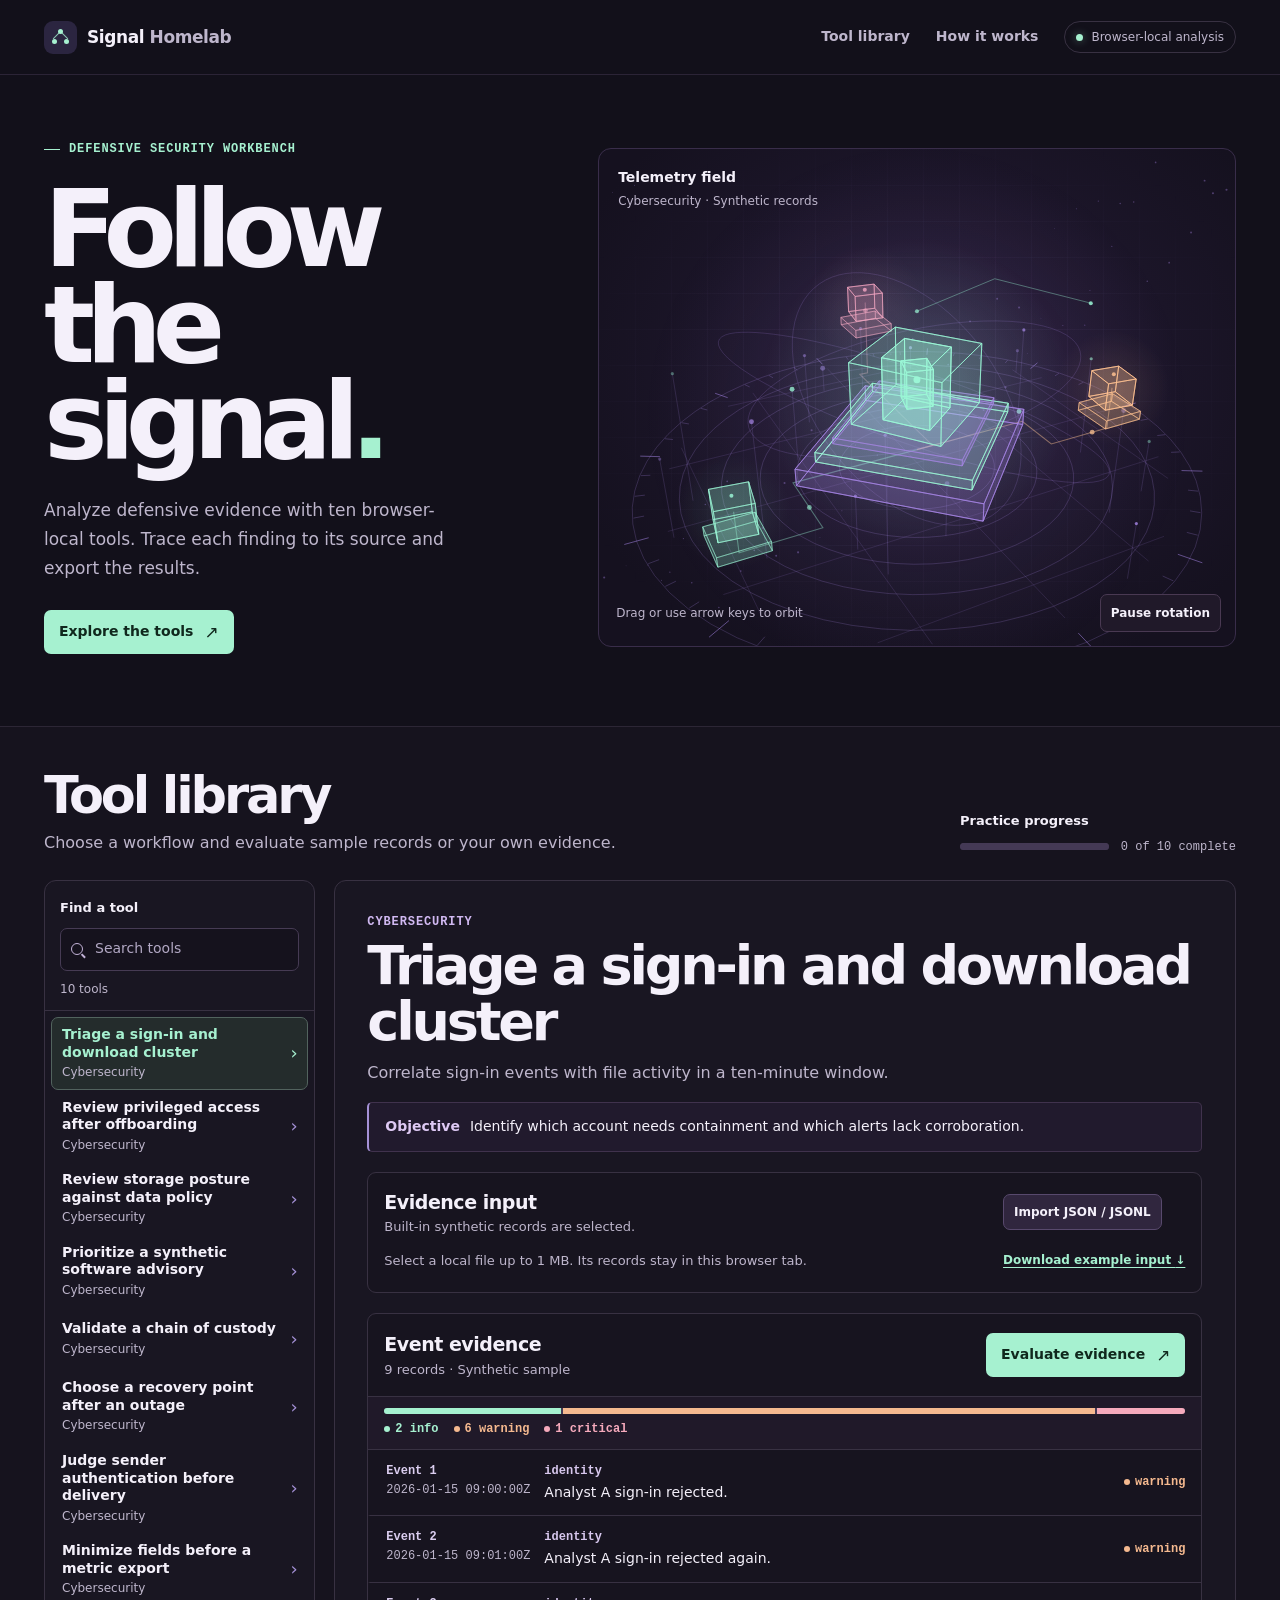
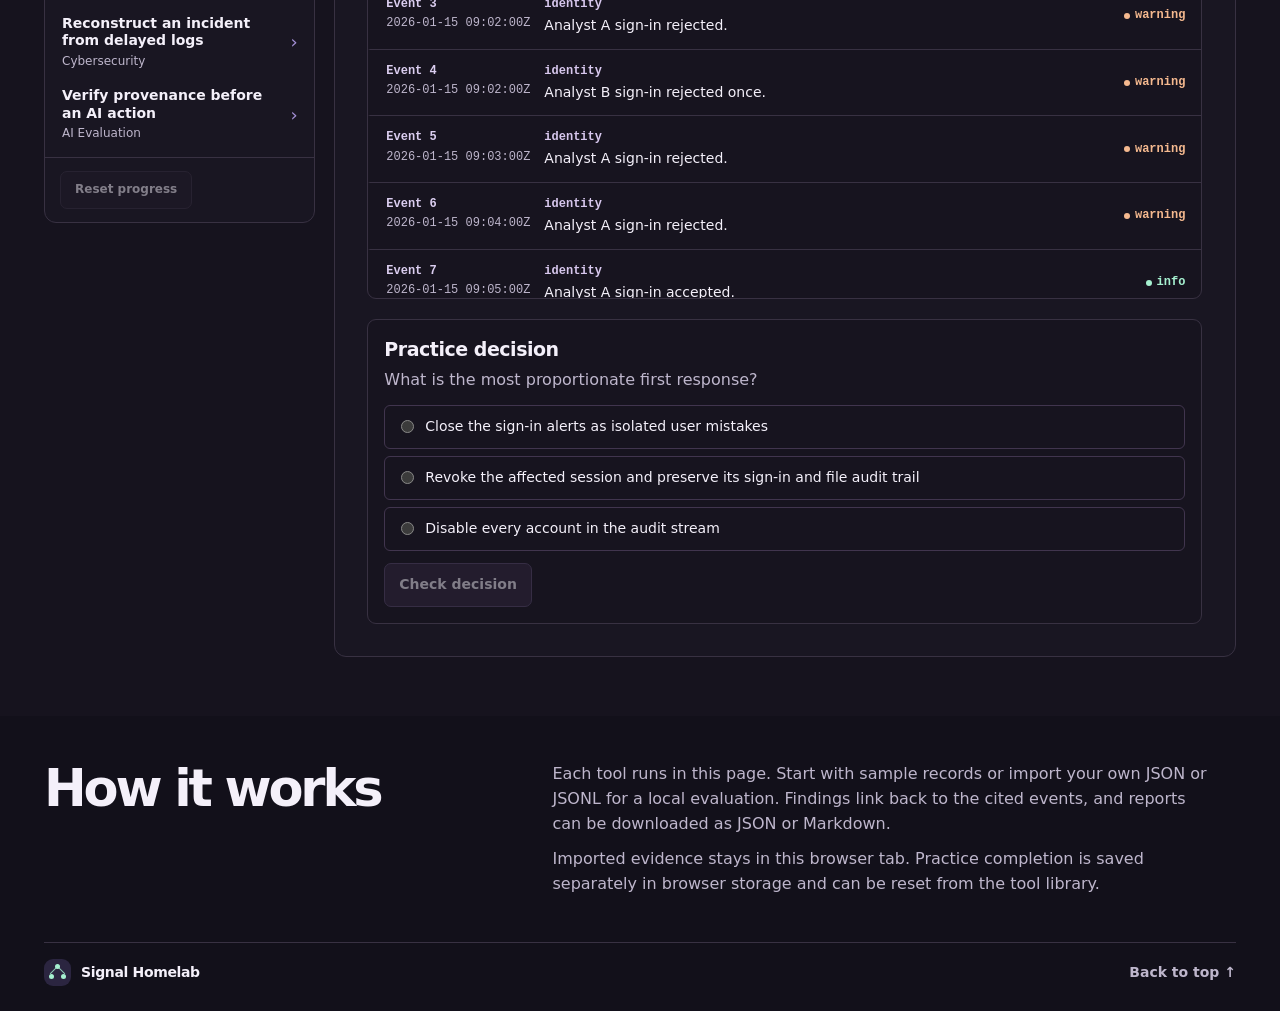
<file: docs/index.html>
<!doctype html>
<html lang="en">
  <head>
    <meta charset="utf-8">
    <meta name="viewport" content="width=device-width, initial-scale=1">
    <meta name="theme-color" content="#12101a">
    <meta name="description" content="Run local defensive security analyses across ten workflows using your own event records or the bundled synthetic fixtures.">
    <title>Signal Homelab — Defensive security workbench</title>
    <link rel="stylesheet" href="./styles.css">
    <script type="module" src="./app.mjs"></script>
  </head>
  <body id="top">
    <a class="skip-link" href="#labs">Skip to the tool library</a>
    <header class="masthead">
      <div class="masthead-inner">
        <a class="brand" href="#top">
          <span class="brand-mark" aria-hidden="true"><i></i><i></i><i></i></span>
          <span>Signal<span class="brand-secondary"> Homelab</span></span>
        </a>
        <nav aria-label="Main navigation">
          <a href="#labs">Tool library</a>
          <a href="#method">How it works</a>
        </nav>
        <span class="environment"><i aria-hidden="true"></i> Browser-local analysis</span>
      </div>
    </header>

    <main>
      <section class="hero content-width" aria-labelledby="page-title">
        <div class="hero-copy">
          <p class="label hero-label"><span aria-hidden="true"></span> Defensive security workbench</p>
          <h1 id="page-title">Follow the <br>signal<span>.</span></h1>
          <p class="hero-description">Analyze defensive evidence with ten browser-local tools. Trace each finding to its source and export the results.</p>
          <a class="button button-primary hero-link" href="#labs">Explore the tools <span aria-hidden="true">↗</span></a>
        </div>
        <figure class="signal-field">
          <figcaption>
            <span class="field-title">Telemetry field</span>
            <span id="scene-caption" class="field-caption">Synthetic event constellation</span>
          </figcaption>
          <canvas id="signal-canvas" aria-label="Interactive 3D telemetry field" aria-describedby="scene-help" role="img" tabindex="0"></canvas>
          <div class="field-controls">
            <span id="scene-help">Drag or use arrow keys to orbit</span>
            <button class="button button-quiet field-button" id="motion-toggle" type="button" aria-pressed="false">Pause rotation</button>
          </div>
        </figure>
      </section>

      <section id="labs" class="workspace-section" aria-labelledby="library-title">
        <div class="content-width">
          <header class="section-heading">
            <div>
              <h2 id="library-title">Tool library</h2>
              <p>Choose a workflow and evaluate sample records or your own evidence.</p>
            </div>
            <div class="progress-summary">
              <label for="lab-progress" id="progress-label">Practice progress</label>
              <div class="progress-track">
                <progress id="lab-progress" value="0" max="10"></progress>
                <span id="progress-text">0 of 10 complete</span>
              </div>
            </div>
          </header>
          <div class="workbench">
            <aside class="lab-index" aria-label="Choose a tool">
              <div class="lab-index-top">
                <label class="search-label" for="lab-search">Find a tool</label>
                <div class="search-frame">
                  <span class="search-icon" aria-hidden="true"></span>
                  <input id="lab-search" type="search" placeholder="Search tools" autocomplete="off">
                </div>
                <p class="search-summary" id="lab-count" aria-live="polite"></p>
              </div>
              <ul id="lab-list" class="lab-list"></ul>
              <div class="lab-index-bottom">
                <button class="button button-quiet reset-button" id="reset-progress" type="button" disabled>Reset progress</button>
              </div>
            </aside>

            <article id="lab-workspace" class="lab-workspace" aria-labelledby="lab-title">
              <header class="lab-header" id="lab-header">
                <p id="lab-category" class="label lab-category"></p>
                <h3 id="lab-title" tabindex="-1">Choose a tool</h3>
                <p id="lab-summary" class="lab-summary"></p>
                <div class="objective">
                  <span>Objective</span>
                  <p id="lab-objective"></p>
                </div>
              </header>

              <section class="dataset panel" aria-labelledby="dataset-title">
                <div class="dataset-copy">
                  <h4 id="dataset-title">Evidence input</h4>
                  <p class="muted" id="dataset-summary" role="status">Built-in synthetic records are selected.</p>
                </div>
                <div class="dataset-controls">
                  <button class="button button-secondary" id="import-trigger" type="button" aria-describedby="input-help">Import JSON / JSONL</button>
                  <input id="dataset-input" type="file" accept=".json,.jsonl,.ndjson,application/json,application/x-ndjson" hidden>
                  <button class="button button-quiet" id="sample-reset" type="button" hidden>Use sample data</button>
                </div>
                <p id="input-help" class="muted dataset-help">Select a local file up to 1 MB. Its records stay in this browser tab.</p>
                <button class="text-button" id="download-sample" type="button">Download example input <span aria-hidden="true">↓</span></button>
                <p id="input-error" class="input-error" role="alert" hidden></p>
              </section>

              <section class="evidence panel" aria-labelledby="evidence-title">
                <div class="panel-header">
                  <div>
                    <h4 id="evidence-title">Event evidence</h4>
                    <p id="event-summary" class="muted"></p>
                  </div>
                  <button class="button button-primary evaluate-button" id="evaluate" type="button" aria-controls="evaluation">
                    Evaluate evidence <span aria-hidden="true">↗</span>
                  </button>
                </div>
                <div id="severity-chart" class="severity-chart"></div>
                <ol id="events" class="event-list" aria-label="Event records"></ol>
              </section>

              <section id="evaluation" class="panel results" aria-labelledby="results-title" hidden>
                <div class="panel-header">
                  <div>
                    <h4 id="results-title" tabindex="-1">Evaluation</h4>
                    <p class="muted">Findings cite the events that support them.</p>
                  </div>
                  <div class="report-controls" aria-label="Report exports">
                    <button class="button button-quiet" id="export-json" type="button">Download JSON</button>
                    <button class="button button-quiet" id="export-markdown" type="button">Download Markdown</button>
                  </div>
                </div>
                <dl id="metrics" class="metrics"></dl>
                <ul id="findings" class="findings"></ul>
              </section>

              <form id="decision-form" class="panel decision">
                <fieldset>
                  <legend>Practice decision</legend>
                  <p id="decision-prompt"></p>
                  <div id="choices" class="choices"></div>
                  <button class="button button-secondary" id="check-decision" type="submit" disabled>Check decision</button>
                </fieldset>
                <p id="decision-feedback" class="feedback" role="status" hidden></p>
              </form>
              <p id="workspace-status" class="sr-only" aria-live="polite"></p>
            </article>
          </div>
          <noscript><p class="noscript">JavaScript is needed to run the workbench. The <a href="./labs.mjs">synthetic fixtures</a> are available as source.</p></noscript>
        </div>
      </section>

      <section class="method content-width" id="method" aria-labelledby="method-title">
        <h2 id="method-title">How it works</h2>
        <div class="method-copy">
          <p>Each tool runs in this page. Start with sample records or import your own JSON or JSONL for a local evaluation. Findings link back to the cited events, and reports can be downloaded as JSON or Markdown.</p>
          <p>Imported evidence stays in this browser tab. Practice completion is saved separately in browser storage and can be reset from the tool library.</p>
        </div>
      </section>
    </main>

    <footer class="footer content-width">
      <a class="brand" href="#top">
        <span class="brand-mark" aria-hidden="true"><i></i><i></i><i></i></span>
        <span>Signal Homelab</span>
      </a>
      <a href="#top">Back to top <span aria-hidden="true">↑</span></a>
    </footer>
  </body>
</html>
</file>
<file: docs/styles.css>
:root {
  color-scheme: dark;
  --ink: #12101a;
  --surface: #191622;
  --surface-raised: #211c2c;
  --line: #383142;
  --text: #f4f0fa;
  --muted: #beb6cc;
  --mint: #a6f1d0;
  --violet: #a591d7;
  --peach: #f5b98f;
  --rose: #f6aabc;
  --mono: "SFMono-Regular", Consolas, "Liberation Mono", monospace;
  --sans: "Avenir Next", "Inter", system-ui, sans-serif;
}

*, *::before, *::after { box-sizing: border-box; }
html { scroll-behavior: smooth; }
body { margin: 0; color: var(--text); background: var(--ink); font: 16px/1.55 var(--sans); }
button, input { font: inherit; }
button { cursor: pointer; }
button:disabled { cursor: default; opacity: .48; }
a { color: inherit; text-decoration: none; }
figure, p, h1, h2, h3, h4, h5, dl, dd { margin: 0; }
ul, ol { margin: 0; padding: 0; list-style: none; }
[hidden] { display: none !important; }
:focus-visible { outline: 2px solid var(--mint); outline-offset: 4px; }
::selection { background: var(--mint); color: var(--ink); }

.content-width { width: min(100% - 88px, 1352px); margin-inline: auto; }
.masthead { border-bottom: 1px solid #2b2436; }
.masthead-inner {
  width: min(100% - 88px, 1352px);
  min-height: 74px;
  margin-inline: auto;
  display: flex;
  gap: 26px;
  align-items: center;
}
.brand { display: inline-flex; align-items: center; gap: 10px; flex: none; font-size: 17px; font-weight: 750; letter-spacing: -.025em; }
.brand-secondary { color: var(--muted); font-weight: 550; }
.brand-mark { position: relative; display: grid; place-items: center; width: 33px; height: 33px; border-radius: 9px; background: #2b2540; color: var(--mint); flex: none; }
.brand-mark i { position: absolute; display: block; width: 5px; height: 5px; border-radius: 50%; background: currentColor; }
.brand-mark i:nth-child(1) { transform: translate(-6px, 4px); }
.brand-mark i:nth-child(2) { transform: translate(0, -6px); }
.brand-mark i:nth-child(3) { transform: translate(6px, 4px); }
.brand-mark::before { content: ""; position: absolute; width: 11px; height: 11px; border: solid currentColor; border-width: 1px 0 0 1px; transform: translateY(1px) rotate(45deg); opacity: .8; }
.masthead nav { margin-left: auto; display: flex; align-items: center; gap: 26px; }
.masthead nav a, .footer > a:last-child { color: var(--muted); font-size: 14px; font-weight: 600; }
.masthead nav a:hover, .footer > a:last-child:hover { color: var(--mint); }
.environment { display: inline-flex; align-items: center; flex: none; gap: 8px; padding: 6px 11px; border: 1px solid var(--line); border-radius: 999px; font-size: 12px; color: var(--muted); white-space: nowrap; }
.environment i { width: 7px; height: 7px; border-radius: 50%; background: var(--mint); box-shadow: 0 0 8px #a6f1d065; }
.skip-link { position: fixed; top: 8px; left: 10px; z-index: 5; transform: translateY(-200%); background: var(--mint); color: var(--ink); padding: 9px 14px; border-radius: 6px; }
.skip-link:focus { transform: none; }

.hero { min-height: 570px; padding-block: 49px 55px; display: grid; grid-template-columns: minmax(0, .86fr) minmax(0, 1.14fr); align-items: center; gap: clamp(34px, 5.7vw, 90px); }
.hero-copy { padding-block: 17px; }
.label { display: flex; align-items: center; gap: 9px; color: var(--mint); font: 600 12px/1.4 var(--mono); letter-spacing: .075em; text-transform: uppercase; }
.hero-label span { display: inline-block; width: 16px; height: 1px; background: var(--mint); }
.hero h1 { margin-top: 23px; font-size: clamp(70px, 8.35vw, 124px); font-weight: 720; letter-spacing: -.086em; line-height: .9; }
.hero h1 span { color: var(--mint); }
.hero-description { max-width: 38ch; margin-top: 27px; font-size: 17px; line-height: 1.7; color: var(--muted); }
.hero-link { margin-top: 27px; }
.button { display: inline-flex; justify-content: center; align-items: center; gap: 11px; min-height: 44px; padding: 8px 14px; border: 1px solid transparent; border-radius: 7px; font-size: 14px; font-weight: 740; line-height: 1.25; }
.button-primary { background: var(--mint); color: #10281d; }
.button-primary:hover { background: #c3f9e1; }
.button-secondary { background: #30263e; color: var(--text); border-color: #58496d; }
.button-secondary:hover:not(:disabled) { background: #49385c; }
.button-quiet { background: #211b29; color: var(--text); border-color: var(--line); }
.button-quiet:hover:not(:disabled) { background: #2e2638; border-color: var(--violet); }
.button span { font: 17px/1 var(--sans); }

.signal-field {
  position: relative;
  isolation: isolate;
  overflow: hidden;
  height: clamp(390px, 39vw, 510px);
  border: 1px solid #392d4a;
  border-radius: 13px;
  background: radial-gradient(ellipse at 53% 44%, #2b1e3d 0%, #1b1528 50%, #15111f 82%);
}
.signal-field::before { content: ""; position: absolute; z-index: -1; inset: 0; background-image: linear-gradient(#a591d712 1px, transparent 1px), linear-gradient(90deg, #a591d712 1px, transparent 1px); background-size: 36px 36px; mask-image: radial-gradient(ellipse at center, #000 20%, transparent 83%); }
.signal-field figcaption { position: absolute; z-index: 2; top: 18px; left: 19px; display: grid; gap: 3px; pointer-events: none; }
.field-title { color: var(--text); font-size: 14px; font-weight: 720; }
.field-caption { color: var(--muted); font-size: 12px; }
.signal-field canvas { position: absolute; inset: 0; width: 100%; height: 100%; touch-action: pan-y; cursor: grab; outline-offset: -5px; }
.signal-field canvas.is-dragging { cursor: grabbing; }
.field-controls {
  position: absolute;
  z-index: 2;
  bottom: 14px;
  left: 17px;
  right: 14px;
  display: flex;
  justify-content: space-between;
  align-items: center;
  gap: 10px;
  pointer-events: none;
}
.field-controls > span { color: var(--muted); font-size: 12px; }
.field-button { pointer-events: auto; background: #201929; min-height: 38px; border-color: #493952; font-size: 12px; padding-inline: 10px; }

.workspace-section { scroll-margin-top: 20px; padding: 42px 0 59px; background: #16131e; border-top: 1px solid #2c2635; }
.section-heading { margin-bottom: 25px; display: flex; justify-content: space-between; gap: 21px; align-items: end; }
.section-heading h2, .method h2 { font-size: clamp(33px, 4.35vw, 51px); font-weight: 710; line-height: 1.05; letter-spacing: -.061em; }
.section-heading p { margin-top: 8px; color: var(--muted); }
.progress-summary { display: grid; gap: 7px; min-width: min(100%, 276px); }
.progress-summary label { font-size: 13px; font-weight: 730; }
.progress-track { display: flex; align-items: center; gap: 12px; }
.progress-track span { color: var(--muted); white-space: nowrap; font: 12px/1.4 var(--mono); }
.progress-track progress { appearance: none; width: 100%; min-width: 88px; height: 7px; overflow: hidden; border: 0; border-radius: 999px; background: #443955; color: var(--mint); }
progress::-webkit-progress-bar { background: #443955; border-radius: 999px; }
progress::-webkit-progress-value { background: var(--mint); border-radius: 999px; }
progress::-moz-progress-bar { background: var(--mint); border-radius: 999px; }
.workbench { display: grid; grid-template-columns: minmax(230px, .30fr) minmax(0, 1fr); align-items: start; gap: 19px; }
.lab-index, .lab-workspace { min-width: 0; border: 1px solid var(--line); border-radius: 12px; background: var(--surface); }
.lab-index-top { display: grid; gap: 9px; border-bottom: 1px solid var(--line); padding: 17px 15px 12px; }
.search-label { color: var(--text); font-size: 13px; font-weight: 700; }
.search-frame { display: flex; align-items: center; gap: 9px; padding-inline: 10px; border: 1px solid #463b54; border-radius: 7px; background: #15121d; }
.search-frame:focus-within { border-color: var(--mint); }
.search-frame input { min-width: 0; width: 100%; min-height: 41px; border: 0; padding: 0; background: none; color: var(--text); outline: none; font-size: 14px; }
.search-frame input::placeholder { color: #b2a8c4; }
.search-icon { position: relative; display: block; flex: none; width: 12px; height: 12px; color: #c3b3d8; border: 1.5px solid currentColor; border-radius: 50%; margin-right: 3px; }
.search-icon::after { content: ""; position: absolute; width: 5px; height: 1.5px; background: currentColor; right: -4px; bottom: -2px; transform: rotate(45deg); }
.search-summary { color: var(--muted); font-size: 12px; }
.lab-list { padding: 6px; }
.lab-option { display: grid; width: 100%; grid-template-columns: 1fr auto; align-items: center; gap: 6px; min-height: 63px; padding: 8px 9px 8px 10px; text-align: left; color: var(--text); background: transparent; border: 1px solid transparent; border-radius: 7px; }
.lab-option:hover { background: #292135; }
.lab-option[aria-pressed="true"] { border-color: #52635e; background: #242c2c; color: var(--mint); }
.lab-option:focus-visible { outline-offset: -2px; }
.option-title { font-weight: 680; font-size: 14px; line-height: 1.25; display: block; }
.option-detail { margin-top: 4px; display: block; color: var(--muted); font-size: 12px; line-height: 1.3; }
.option-mark { color: var(--violet); font-size: 18px; line-height: 1; }
.lab-option[aria-pressed="true"] .option-mark, .option-mark.is-complete { color: var(--mint); }
.lab-list-empty { padding: 13px 9px; color: var(--muted); font-size: 14px; }
.lab-index-bottom { padding: 13px 15px; border-top: 1px solid var(--line); }
.reset-button { min-height: 38px; font-size: 12px; }

.lab-workspace { padding: clamp(17px, 2.55vw, 34px); display: grid; gap: 20px; }
.lab-header { scroll-margin-top: 17px; }
.lab-header h3 { margin-top: 7px; font-size: clamp(28px, 4.32vw, 54px); font-weight: 690; line-height: 1.05; letter-spacing: -.059em; overflow-wrap: anywhere; }
.lab-header h3:focus:not(:focus-visible), .results h4:focus:not(:focus-visible), .event-row:focus:not(:focus-visible) { outline: none; }
.lab-category { color: #d1b9f2; }
.lab-summary { color: var(--muted); margin-top: 10px; max-width: 67ch; }
.objective { display: grid; grid-template-columns: auto minmax(0, 1fr); align-items: baseline; gap: 10px; padding: 13px 16px; margin-top: 16px; background: #211a2d; border: 1px solid #40324d; border-left: 2px solid var(--violet); border-radius: 5px; font-size: 14px; }
.objective > span { color: #dec9f4; font-weight: 750; }
.objective > p { color: var(--text); }
.panel { min-width: 0; border: 1px solid var(--line); border-radius: 9px; overflow: clip; background: #17141f; }
.panel-header { padding: 16px; display: flex; justify-content: space-between; align-items: center; gap: 14px; border-bottom: 1px solid var(--line); }
.panel h4, .decision legend { font-size: 19px; font-weight: 710; letter-spacing: -.025em; }
.muted { color: var(--muted); font-size: 13px; }
.dataset { display: grid; grid-template-columns: minmax(0, 1fr) auto; align-items: center; gap: 8px 18px; padding: 15px 16px; }
.dataset-copy { overflow-wrap: anywhere; }
.dataset-controls, .report-controls { display: flex; flex-wrap: wrap; gap: 6px; }
.dataset-controls .button, .report-controls .button { min-height: 36px; padding-inline: 10px; font-size: 12px; }
.dataset-help { grid-column: 1; align-self: center; }
.text-button { width: max-content; max-width: 100%; min-height: 32px; padding: 4px 0; color: var(--mint); font: 650 12px/1.3 var(--sans); border: 0; background: none; text-decoration: underline; text-underline-offset: 3px; overflow-wrap: anywhere; }
.text-button:hover { color: #d1fced; }
.input-error { grid-column: 1 / -1; color: #ffc3cb; background: #3a2331; padding: 7px 10px; border-radius: 4px; font-size: 13px; overflow-wrap: anywhere; }
.severity-chart { display: grid; gap: 7px; padding: 11px 16px; border-bottom: 1px solid var(--line); background: #201929; }
.chart-bar { display: flex; gap: 2px; height: 6px; overflow: hidden; border-radius: 999px; background: #443955; }
.chart-segment { background: var(--chart-color); }
.chart-segment.info { --chart-color: var(--mint); }
.chart-segment.warning { --chart-color: var(--peach); }
.chart-segment.critical { --chart-color: var(--rose); }
.chart-key { display: flex; gap: 8px 15px; flex-wrap: wrap; }
.evaluate-button { white-space: nowrap; }
.event-list { max-height: 28rem; overflow-y: auto; }
.event-row { scroll-margin-block: 9px; display: grid; grid-template-columns: minmax(78px, auto) minmax(0, 1fr) auto; column-gap: 14px; row-gap: 2px; padding: 12px 16px; border-bottom: 1px solid var(--line); border-left: 2px solid transparent; }
.event-row:last-child { border-bottom: 0; }
.event-row:target, .event-row.is-cited { border-left-color: var(--mint); background: #292638; }
.event-time { font: 12px/1.6 var(--mono); color: var(--muted); word-break: break-word; }
.event-number { display: block; font-weight: 700; color: #dbcef0; }
.event-content { min-width: 0; overflow-wrap: anywhere; }
.event-source { font: 600 12px/1.5 var(--mono); color: #d7c7ed; }
.event-message { font-size: 14px; margin-top: 2px; }
.severity { --event-color: var(--mint); display: inline-flex; align-items: center; width: max-content; gap: 5px; font: 600 12px/1.4 var(--mono); color: var(--event-color); }
.severity::before { width: 6px; height: 6px; content: ""; background: currentColor; border-radius: 50%; flex: none; }
.severity.warning, .severity.medium, .severity.high { --event-color: var(--peach); }
.severity.critical, .severity.error { --event-color: var(--rose); }
.metrics { display: grid; grid-template-columns: repeat(auto-fit, minmax(min(130px, 100%), 1fr)); gap: 1px; background: var(--line); border-bottom: 1px solid var(--line); }
.metric { background: #1e1928; padding: 12px 15px; }
.metric dt { color: var(--muted); font-size: 12px; }
.metric dd { font: 700 23px/1.3 var(--sans); letter-spacing: -.035em; overflow-wrap: anywhere; }
.findings { display: grid; gap: 0; }
.finding { padding: 12px 16px 15px; border-bottom: 1px solid var(--line); }
.finding:last-child { border-bottom: 0; }
.finding-title { font-size: 15px; font-weight: 730; margin-top: 3px; }
.finding-detail { color: var(--muted); font-size: 14px; margin-top: 4px; overflow-wrap: anywhere; }
.finding-events { display: flex; align-items: center; flex-wrap: wrap; gap: 7px; margin-top: 9px; }
.event-link { border: 1px solid #55736a; border-radius: 6px; background: #202a2c; color: var(--mint); min-height: 36px; padding: 4px 8px; font: 600 12px/1.3 var(--mono); }
.event-link:hover { border-color: var(--mint); }
.decision { padding: 15px 16px 16px; }
.decision fieldset { padding: 0; margin: 0; border: 0; min-width: 0; }
.decision fieldset > p { margin-top: 4px; color: var(--muted); }
.decision legend { padding: 0; }
.choices { display: grid; gap: 7px; margin: 12px 0; }
.choice { min-height: 44px; display: grid; grid-template-columns: auto minmax(0, 1fr); align-items: start; gap: 8px; padding: 10px 11px; border: 1px solid #41354e; border-radius: 6px; cursor: pointer; font-size: 14px; }
.choice:hover, .choice:focus-within { background: #251e31; }
.choice:has(input:checked) { background: #222d2d; border-color: #70887e; }
.choice input { margin-top: 4px; accent-color: var(--mint); }
.feedback { margin-top: 12px; padding: 10px 12px; border: 1px solid #475b53; background: #202c2b; color: var(--mint); border-radius: 6px; font-size: 14px; }
.feedback.retry { border-color: #6d5043; background: #302322; color: #ffccab; }

.method { display: grid; grid-template-columns: minmax(0, .7fr) minmax(0, 1fr); align-items: start; gap: 30px; padding-block: 46px; scroll-margin-top: 16px; }
.method-copy { display: grid; gap: 10px; color: var(--muted); max-width: 65ch; }
.footer { padding-block: 16px 25px; border-top: 1px solid var(--line); display: flex; justify-content: space-between; align-items: center; gap: 10px; }
.footer .brand { font-size: 14px; }
.footer .brand-mark { width: 27px; height: 27px; }
.sr-only { overflow: hidden; clip-path: inset(50%); width: 1px; height: 1px; white-space: nowrap; position: absolute; }
.noscript { margin-top: 16px; padding: 12px; border: 1px solid var(--line); }
.noscript a { text-decoration: underline; }

@media (max-width: 950px) {
  .content-width, .masthead-inner { width: min(100% - 42px, 1352px); }
  .hero { min-height: 0; gap: 25px; padding-block: 35px 44px; }
  .hero h1 { font-size: clamp(60px, 9.5vw, 94px); }
  .signal-field { height: clamp(340px, 46vw, 490px); }
  .event-row { column-gap: 9px; }
}

@media (max-width: 720px) {
  .content-width, .masthead-inner { width: calc(100% - 32px); }
  .masthead-inner { min-height: 58px; gap: 14px; }
  .masthead nav { gap: 10px; }
  .masthead nav a { font-size: 13px; min-height: 40px; display: inline-flex; align-items: center; }
  .environment { display: none; }
  .hero { grid-template-columns: 1fr; gap: 25px; padding-block: 35px 34px; }
  .hero-copy { padding-block: 0; }
  .hero h1 { margin-top: 17px; font-size: clamp(61px, 13.7vw, 92px); }
  .hero h1 br { display: none; }
  .hero h1 br::after { content: " "; }
  .hero-description { margin-top: 15px; font-size: 15px; }
  .hero-link { margin-top: 18px; }
  .signal-field { height: clamp(321px, 63vw, 445px); }
  .workspace-section { padding-top: 32px; padding-bottom: 39px; }
  .section-heading { align-items: start; flex-direction: column; }
  .section-heading p { font-size: 14px; }
  .progress-summary { width: 100%; }
  .workbench { grid-template-columns: minmax(0, 1fr); gap: 14px; }
  .lab-list { max-height: 229px; overflow-y: auto; }
  .lab-option { min-height: 53px; }
  .lab-workspace { gap: 15px; }
  .dataset { grid-template-columns: minmax(0, 1fr); }
  .report-controls { justify-content: flex-start; }
  .method { grid-template-columns: 1fr; gap: 15px; padding-block: 30px; }
}

@media (max-width: 375px) {
  .content-width, .masthead-inner { width: calc(100% - 24px); }
  .brand { font-size: 15px; gap: 7px; }
  .masthead nav a { font-size: 12px; }
  .masthead nav a:last-child { display: none; }
  .hero h1 { font-size: clamp(50px, 14.5vw, 65px); }
  .signal-field figcaption { left: 13px; }
  .field-controls { left: 12px; right: 12px; }
  .field-controls > span { max-width: 16ch; }
  .panel-header { align-items: start; flex-direction: column; }
  .event-row { grid-template-columns: minmax(0, 1fr) auto; gap: 4px 7px; }
  .event-content { grid-column: 1 / -1; grid-row: 2; }
  .event-number { display: inline; }
  .objective { grid-template-columns: 1fr; gap: 3px; }
}

@media (prefers-reduced-motion: reduce) {
  *, *::before, *::after { scroll-behavior: auto !important; animation-duration: .01ms !important; transition-duration: .01ms !important; }
}
</file>
